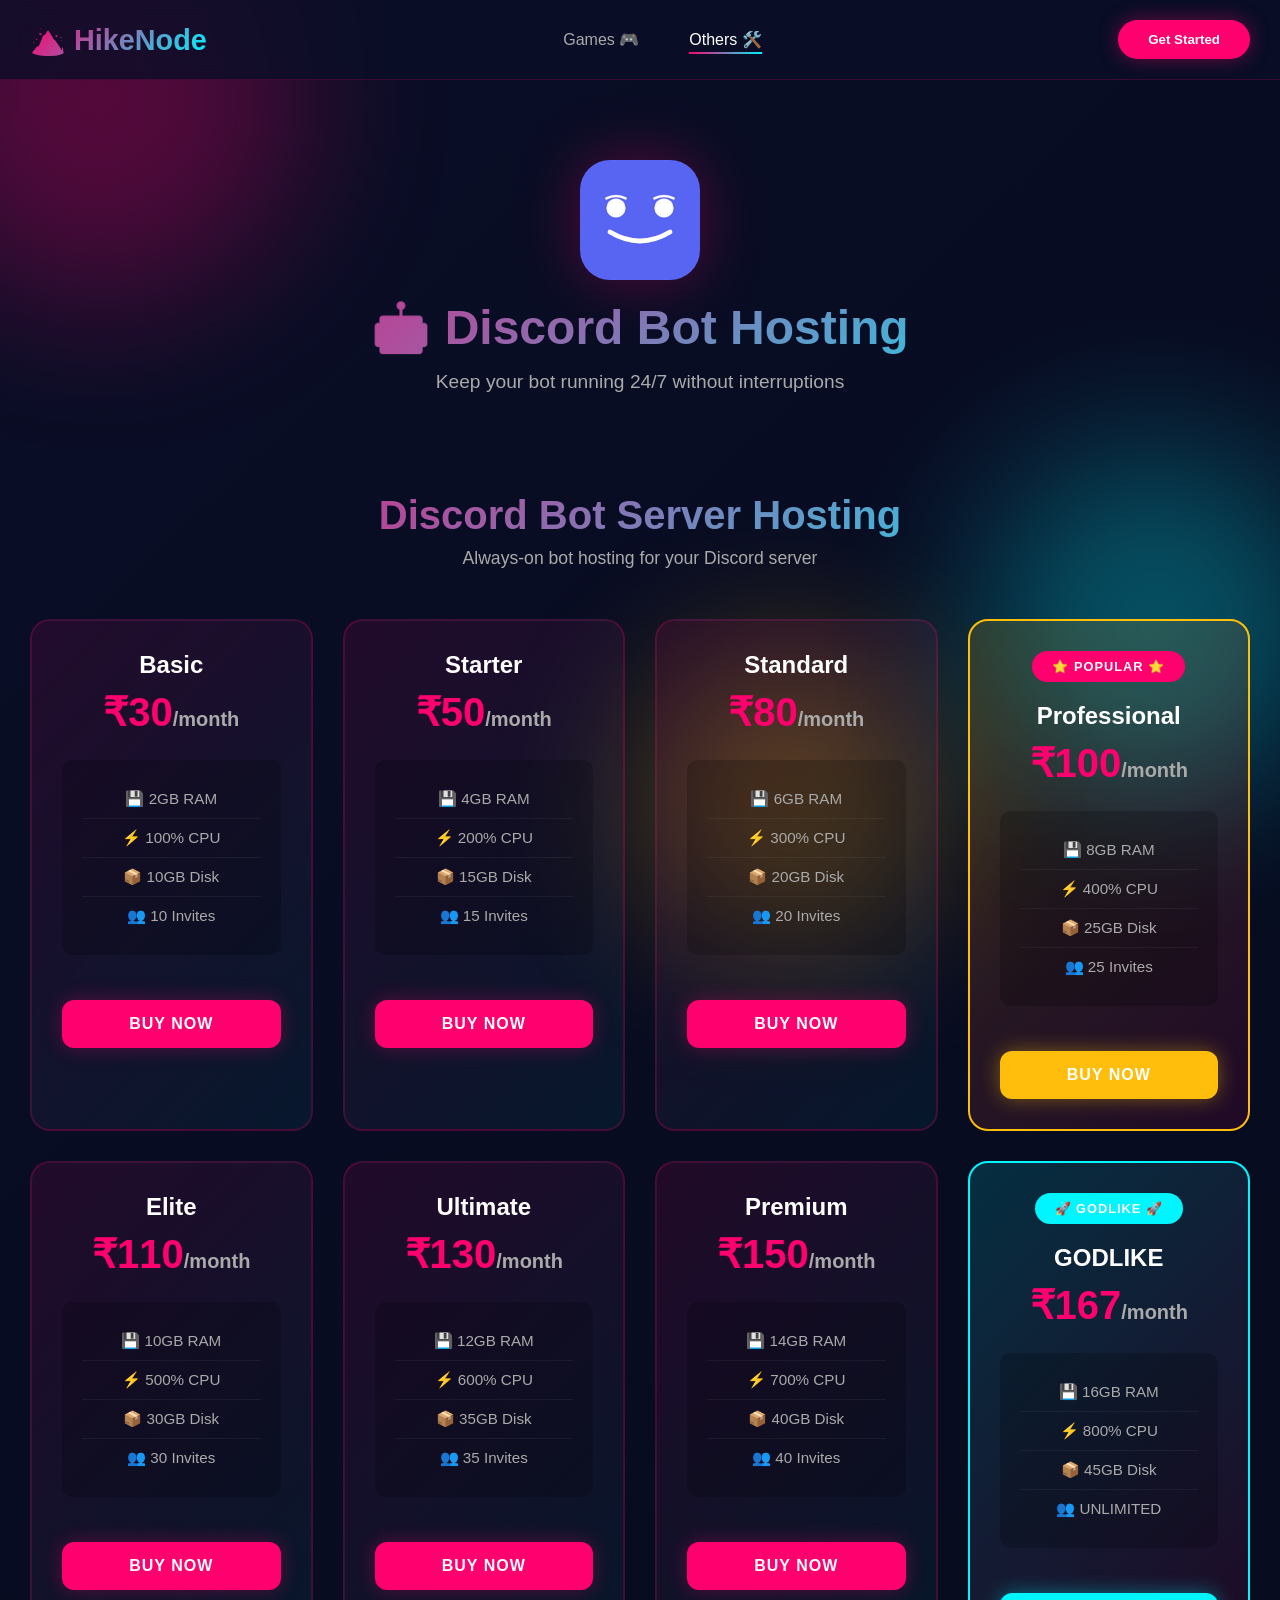
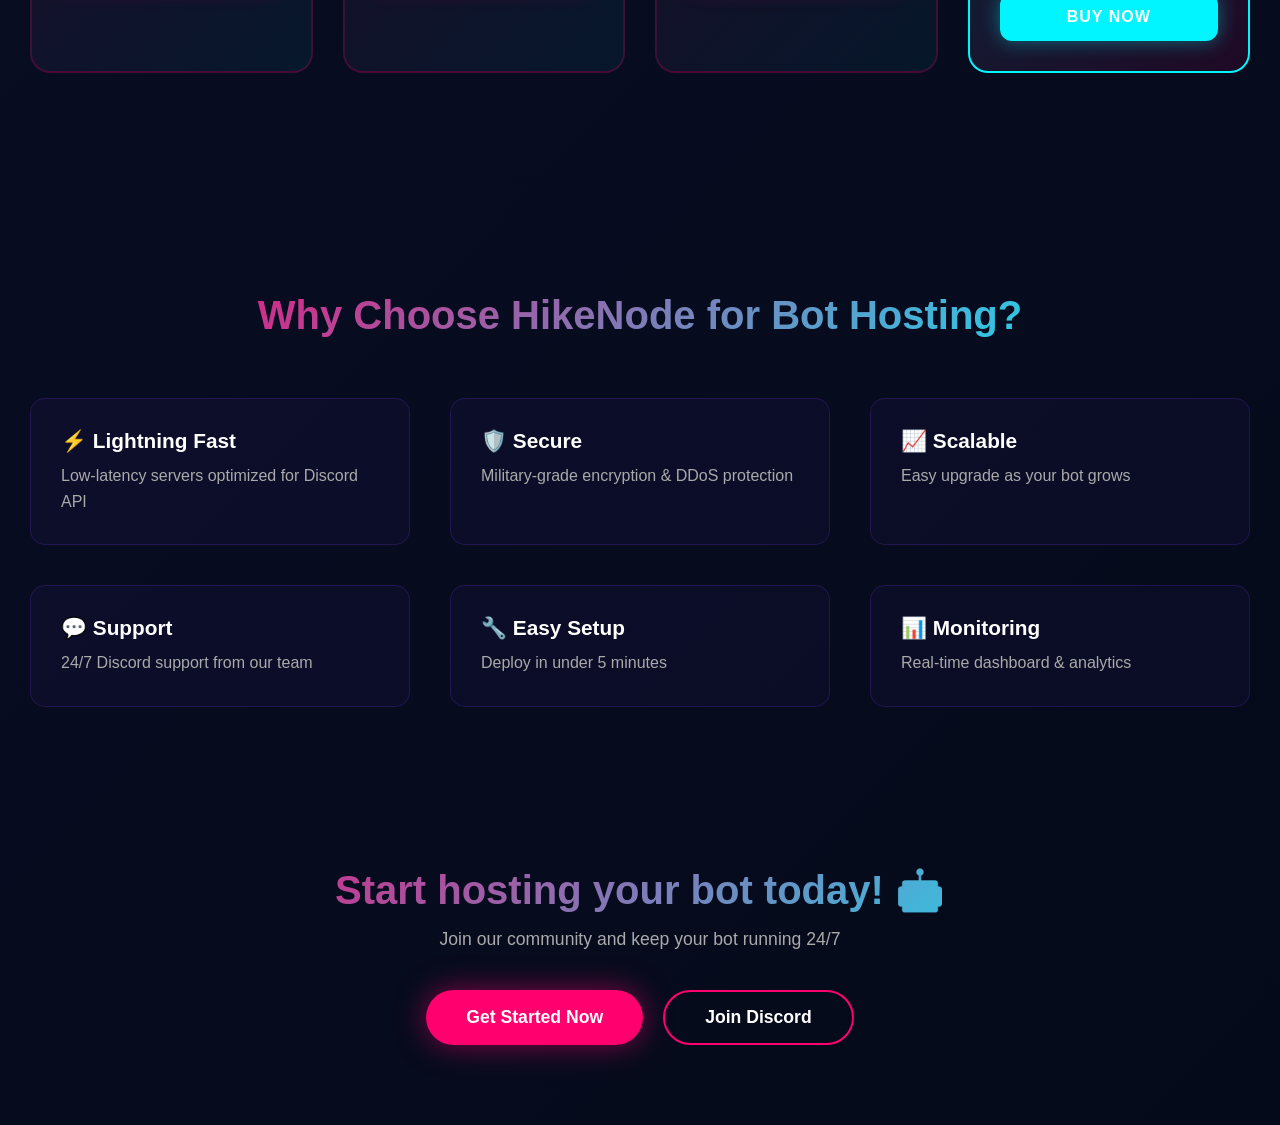
<file: discord-bot.html>
<!DOCTYPE html>
<html lang="en">
<head>
    <meta charset="UTF-8">
    <meta name="viewport" content="width=device-width, initial-scale=1.0">
    <title>Discord Bot Hosting - HikeNode</title>
    <link rel="stylesheet" href="styles.css">
</head>
<body>
    <!-- Animated Background -->
    <div class="animated-bg">
        <div class="blob blob-1"></div>
        <div class="blob blob-2"></div>
        <div class="blob blob-3"></div>
    </div>

    <!-- Navigation Bar -->
    <nav class="navbar">
        <div class="nav-container">
            <div class="logo">
                <a href="index.html" class="logo-link">🏔️ HikeNode</a>
            </div>
            
            <div class="nav-menu">
                <a href="games.html" class="nav-link">Games 🎮</a>
                <a href="discord-bot.html" class="nav-link active">Others 🛠️</a>
            </div>

            <button class="get-started-btn">Get Started</button>
        </div>
    </nav>

    <!-- Page Header -->
    <section class="page-header">
        <div class="header-animate">
            <div class="game-logo-header discord-header">
                <svg width="120" height="120" viewBox="0 0 100 100" xmlns="http://www.w3.org/2000/svg">
                    <rect width="100" height="100" rx="25" fill="#5865f2"/>
                    <path d="M 25 30 Q 20 40 20 55 Q 20 70 25 75" fill="#5865f2"/>
                    <circle cx="30" cy="40" r="8" fill="white"/>
                    <circle cx="70" cy="40" r="8" fill="white"/>
                    <path d="M 25 60 Q 50 75 75 60" stroke="white" stroke-width="4" fill="none" stroke-linecap="round"/>
                    <path d="M 22 32 Q 30 28 38 32" stroke="white" stroke-width="2" fill="none" stroke-linecap="round"/>
                    <path d="M 62 32 Q 70 28 78 32" stroke="white" stroke-width="2" fill="none" stroke-linecap="round"/>
                </svg>
            </div>
            <h1 class="header-title">🤖 Discord Bot Hosting</h1>
            <p>Keep your bot running 24/7 without interruptions</p>
        </div>
    </section>

    <!-- Discord Bot Section -->
    <section class="game-section">
        <div class="game-title animate-in">
            <h2>Discord Bot Server Hosting</h2>
            <p>Always-on bot hosting for your Discord server</p>
        </div>

        <div class="plans-grid">
            <div class="plan-card" style="animation-delay: 0.1s">
                <div class="plan-header">
                    <h3>Basic</h3>
                    <div class="price">₹30<span>/month</span></div>
                </div>
                <div class="plan-specs">
                    <div class="spec">💾 2GB RAM</div>
                    <div class="spec">⚡ 100% CPU</div>
                    <div class="spec">📦 10GB Disk</div>
                    <div class="spec">👥 10 Invites</div>
                </div>
                <button class="plan-btn">Buy Now</button>
            </div>

            <div class="plan-card" style="animation-delay: 0.2s">
                <div class="plan-header">
                    <h3>Starter</h3>
                    <div class="price">₹50<span>/month</span></div>
                </div>
                <div class="plan-specs">
                    <div class="spec">💾 4GB RAM</div>
                    <div class="spec">⚡ 200% CPU</div>
                    <div class="spec">📦 15GB Disk</div>
                    <div class="spec">👥 15 Invites</div>
                </div>
                <button class="plan-btn">Buy Now</button>
            </div>

            <div class="plan-card" style="animation-delay: 0.3s">
                <div class="plan-header">
                    <h3>Standard</h3>
                    <div class="price">₹80<span>/month</span></div>
                </div>
                <div class="plan-specs">
                    <div class="spec">💾 6GB RAM</div>
                    <div class="spec">⚡ 300% CPU</div>
                    <div class="spec">📦 20GB Disk</div>
                    <div class="spec">👥 20 Invites</div>
                </div>
                <button class="plan-btn">Buy Now</button>
            </div>

            <div class="plan-card popular" style="animation-delay: 0.4s">
                <div class="plan-badge">⭐ POPULAR ⭐</div>
                <div class="plan-header">
                    <h3>Professional</h3>
                    <div class="price">₹100<span>/month</span></div>
                </div>
                <div class="plan-specs">
                    <div class="spec">💾 8GB RAM</div>
                    <div class="spec">⚡ 400% CPU</div>
                    <div class="spec">📦 25GB Disk</div>
                    <div class="spec">👥 25 Invites</div>
                </div>
                <button class="plan-btn popular-btn">Buy Now</button>
            </div>

            <div class="plan-card" style="animation-delay: 0.5s">
                <div class="plan-header">
                    <h3>Elite</h3>
                    <div class="price">₹110<span>/month</span></div>
                </div>
                <div class="plan-specs">
                    <div class="spec">💾 10GB RAM</div>
                    <div class="spec">⚡ 500% CPU</div>
                    <div class="spec">📦 30GB Disk</div>
                    <div class="spec">👥 30 Invites</div>
                </div>
                <button class="plan-btn">Buy Now</button>
            </div>

            <div class="plan-card" style="animation-delay: 0.6s">
                <div class="plan-header">
                    <h3>Ultimate</h3>
                    <div class="price">₹130<span>/month</span></div>
                </div>
                <div class="plan-specs">
                    <div class="spec">💾 12GB RAM</div>
                    <div class="spec">⚡ 600% CPU</div>
                    <div class="spec">📦 35GB Disk</div>
                    <div class="spec">👥 35 Invites</div>
                </div>
                <button class="plan-btn">Buy Now</button>
            </div>

            <div class="plan-card" style="animation-delay: 0.7s">
                <div class="plan-header">
                    <h3>Premium</h3>
                    <div class="price">₹150<span>/month</span></div>
                </div>
                <div class="plan-specs">
                    <div class="spec">💾 14GB RAM</div>
                    <div class="spec">⚡ 700% CPU</div>
                    <div class="spec">📦 40GB Disk</div>
                    <div class="spec">👥 40 Invites</div>
                </div>
                <button class="plan-btn">Buy Now</button>
            </div>

            <div class="plan-card godlike" style="animation-delay: 0.8s">
                <div class="plan-badge godlike-badge">🚀 GODLIKE 🚀</div>
                <div class="plan-header">
                    <h3>GODLIKE</h3>
                    <div class="price">₹167<span>/month</span></div>
                </div>
                <div class="plan-specs">
                    <div class="spec">💾 16GB RAM</div>
                    <div class="spec">⚡ 800% CPU</div>
                    <div class="spec">📦 45GB Disk</div>
                    <div class="spec">👥 UNLIMITED</div>
                </div>
                <button class="plan-btn godlike-btn">Buy Now</button>
            </div>
        </div>
    </section>

    <!-- Features Section -->
    <section class="features-section">
        <h2>Why Choose HikeNode for Bot Hosting?</h2>
        <div class="features-list">
            <div class="feature-item">
                <h3>⚡ Lightning Fast</h3>
                <p>Low-latency servers optimized for Discord API</p>
            </div>
            <div class="feature-item">
                <h3>🛡️ Secure</h3>
                <p>Military-grade encryption & DDoS protection</p>
            </div>
            <div class="feature-item">
                <h3>📈 Scalable</h3>
                <p>Easy upgrade as your bot grows</p>
            </div>
            <div class="feature-item">
                <h3>💬 Support</h3>
                <p>24/7 Discord support from our team</p>
            </div>
            <div class="feature-item">
                <h3>🔧 Easy Setup</h3>
                <p>Deploy in under 5 minutes</p>
            </div>
            <div class="feature-item">
                <h3>📊 Monitoring</h3>
                <p>Real-time dashboard & analytics</p>
            </div>
        </div>
    </section>

    <!-- CTA Section -->
    <section class="cta-section">
        <h2>Start hosting your bot today! 🤖</h2>
        <p>Join our community and keep your bot running 24/7</p>
        <div class="cta-buttons">
            <button class="cta-btn primary">Get Started Now</button>
            <button class="cta-btn secondary">Join Discord</button>
        </div>
    </section>

    <script>
        document.querySelectorAll('.plan-btn').forEach(btn => {
            btn.addEventListener('click', function() {
                alert('🤖 Bot Hosting Plan Selected!\n\nJoin Discord to complete your order:\nhttps://discord.gg/Bz7ymT8NDE');
            });
        });

        document.querySelectorAll('.cta-btn').forEach(btn => {
            btn.addEventListener('click', function() {
                if(this.classList.contains('primary')) {
                    alert('🚀 Redirecting to checkout...');
                } else {
                    window.open('https://discord.gg/Bz7ymT8NDE', '_blank');
                }
            });
        });

        // Parallax effect
        document.addEventListener('mousemove', (e) => {
            const blobs = document.querySelectorAll('.blob');
            const x = e.clientX / window.innerWidth;
            const y = e.clientY / window.innerHeight;

            blobs.forEach((blob, index) => {
                const move = (index + 1) * 20;
                blob.style.transform = `translate(${x * move}px, ${y * move}px)`;
            });
        });
    </script>
</body>
</html>
</file>
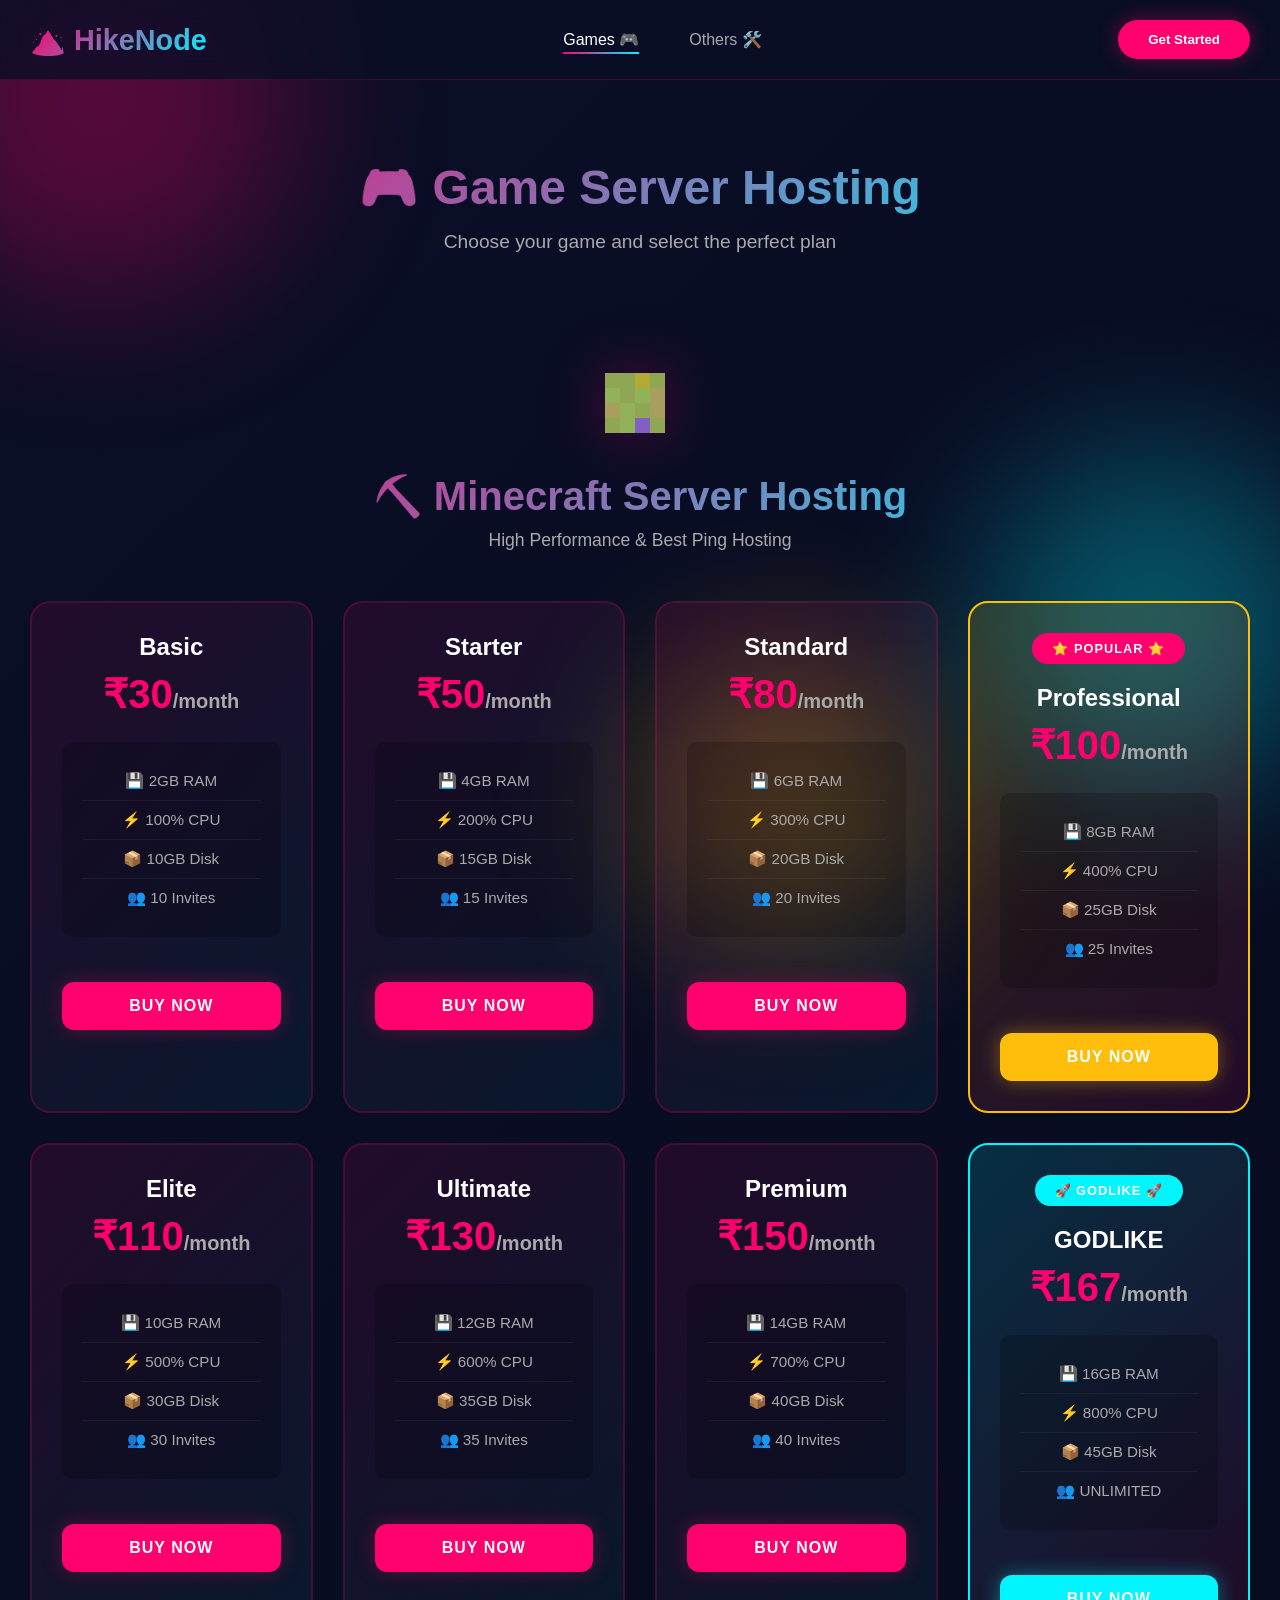
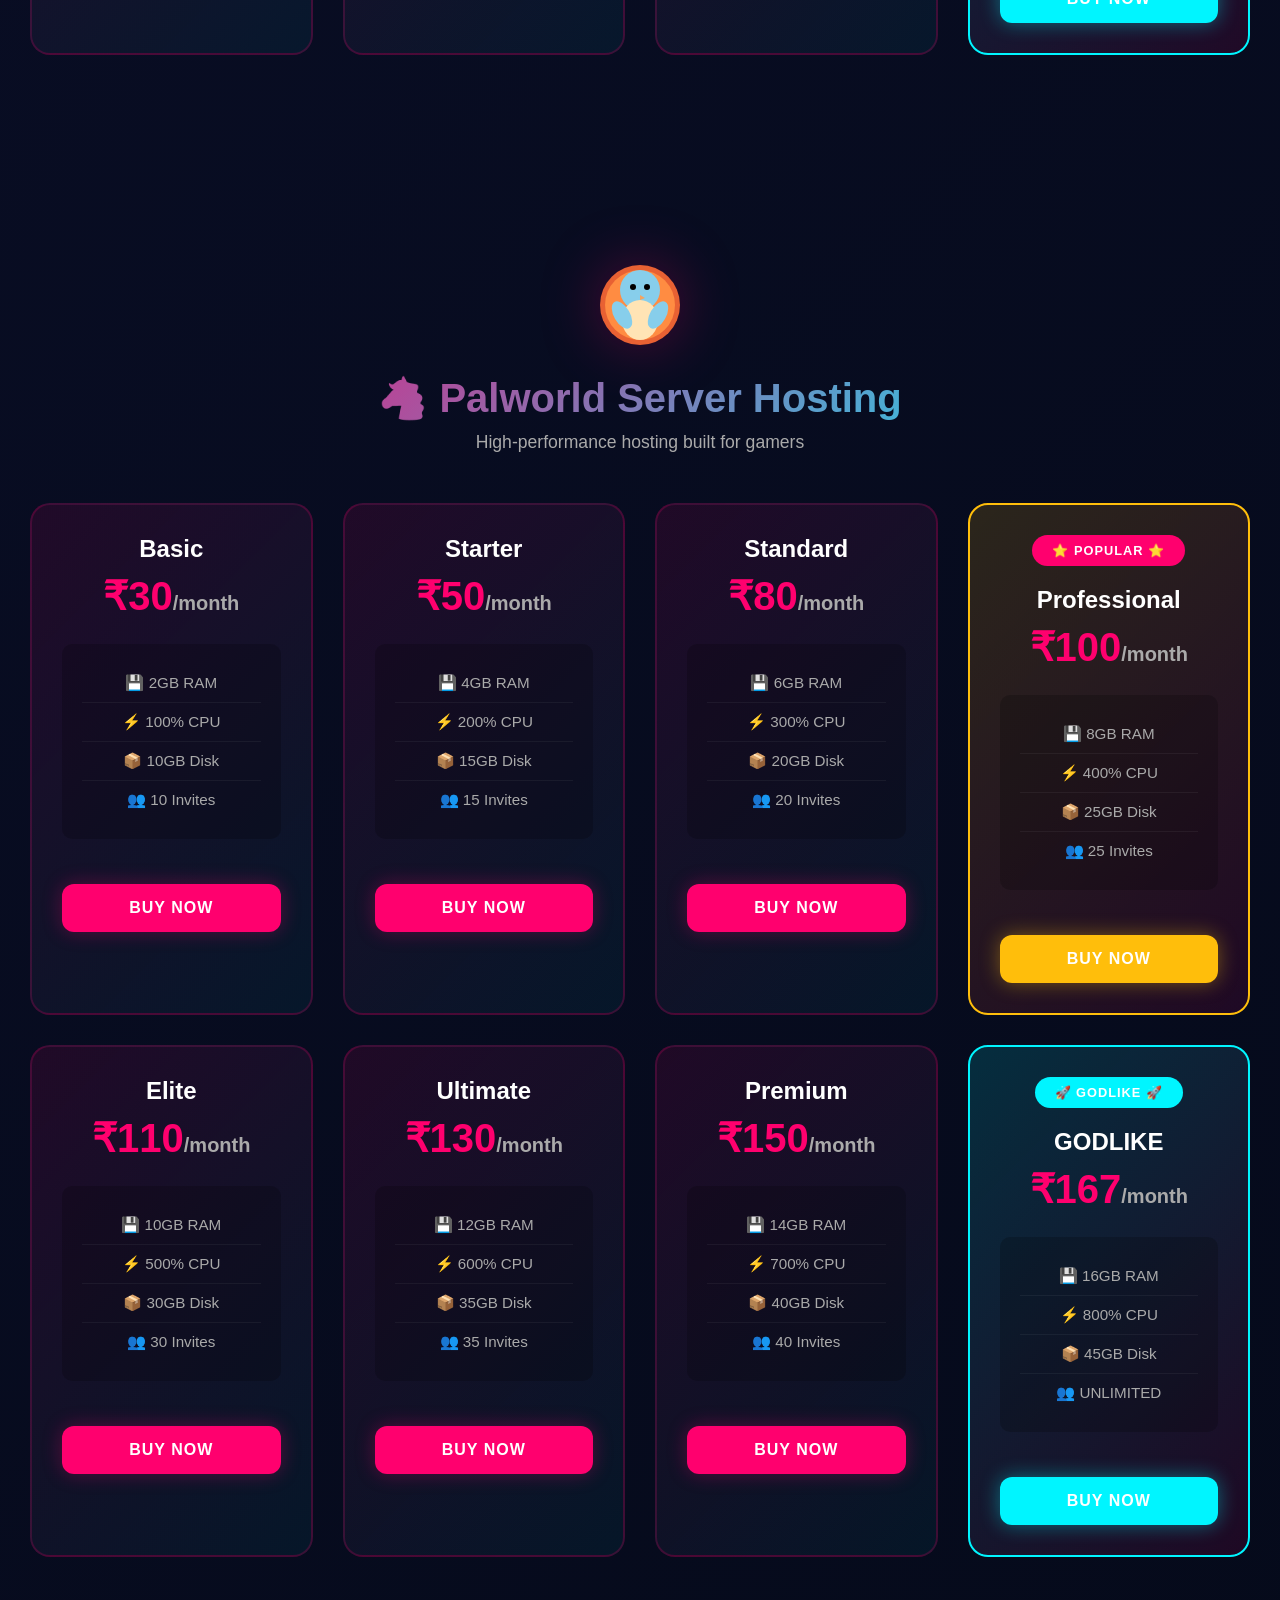
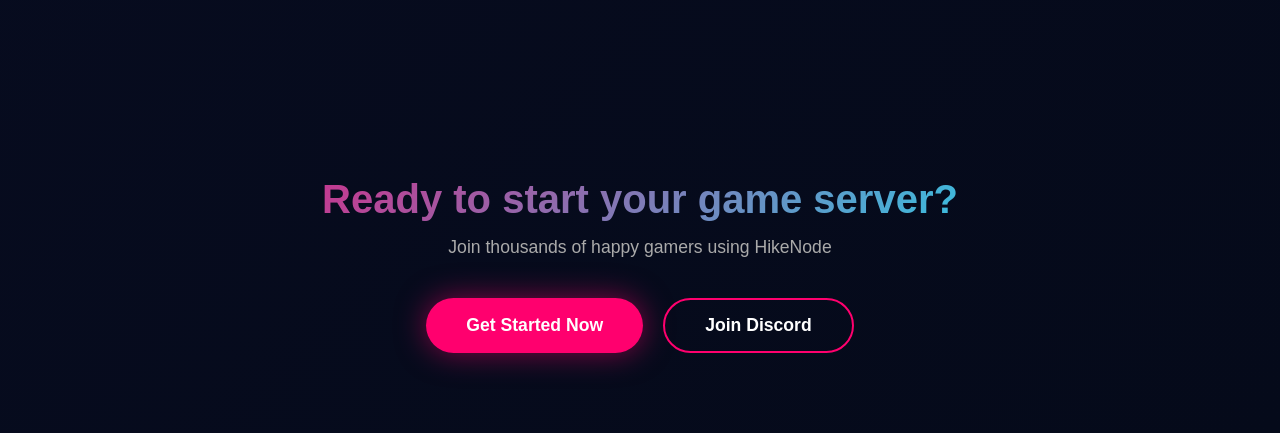
<file: games.html>
<!DOCTYPE html>
<html lang="en">
<head>
    <meta charset="UTF-8">
    <meta name="viewport" content="width=device-width, initial-scale=1.0">
    <title>Game Hosting - HikeNode</title>
    <link rel="stylesheet" href="styles.css">
</head>
<body>
    <!-- Animated Background -->
    <div class="animated-bg">
        <div class="blob blob-1"></div>
        <div class="blob blob-2"></div>
        <div class="blob blob-3"></div>
    </div>

    <!-- Navigation Bar -->
    <nav class="navbar">
        <div class="nav-container">
            <div class="logo">
                <a href="index.html" class="logo-link">🏔️ HikeNode</a>
            </div>
            
            <div class="nav-menu">
                <a href="games.html" class="nav-link active">Games 🎮</a>
                <a href="discord-bot.html" class="nav-link">Others 🛠️</a>
            </div>

            <button class="get-started-btn">Get Started</button>
        </div>
    </nav>

    <!-- Page Header -->
    <section class="page-header">
        <div class="header-animate">
            <h1 class="header-title">🎮 Game Server Hosting</h1>
            <p>Choose your game and select the perfect plan</p>
        </div>
    </section>

    <!-- Minecraft Section -->
    <section class="game-section">
        <div class="game-title animate-in">
            <div class="game-logo-header minecraft-header">
                <svg width="100" height="100" viewBox="0 0 100 100" xmlns="http://www.w3.org/2000/svg">
                    <rect x="15" y="20" width="15" height="15" fill="#8fa755"/>
                    <rect x="30" y="20" width="15" height="15" fill="#8fa755"/>
                    <rect x="45" y="20" width="15" height="15" fill="#b3a937"/>
                    <rect x="60" y="20" width="15" height="15" fill="#8fa755"/>
                    <rect x="15" y="35" width="15" height="15" fill="#91b259"/>
                    <rect x="30" y="35" width="15" height="15" fill="#8fa755"/>
                    <rect x="45" y="35" width="15" height="15" fill="#91b259"/>
                    <rect x="60" y="35" width="15" height="15" fill="#a89f5f"/>
                    <rect x="15" y="50" width="15" height="15" fill="#a89f5f"/>
                    <rect x="30" y="50" width="15" height="15" fill="#91b259"/>
                    <rect x="45" y="50" width="15" height="15" fill="#8fa755"/>
                    <rect x="60" y="50" width="15" height="15" fill="#a89f5f"/>
                    <rect x="15" y="65" width="15" height="15" fill="#8fa755"/>
                    <rect x="30" y="65" width="15" height="15" fill="#91b259"/>
                    <rect x="45" y="65" width="15" height="15" fill="#845ec2"/>
                    <rect x="60" y="65" width="15" height="15" fill="#8fa755"/>
                </svg>
            </div>
            <h2>⛏️ Minecraft Server Hosting</h2>
            <p>High Performance & Best Ping Hosting</p>
        </div>

        <div class="plans-grid">
            <div class="plan-card" style="animation-delay: 0.1s">
                <div class="plan-header">
                    <h3>Basic</h3>
                    <div class="price">₹30<span>/month</span></div>
                </div>
                <div class="plan-specs">
                    <div class="spec">💾 2GB RAM</div>
                    <div class="spec">⚡ 100% CPU</div>
                    <div class="spec">📦 10GB Disk</div>
                    <div class="spec">👥 10 Invites</div>
                </div>
                <button class="plan-btn">Buy Now</button>
            </div>

            <div class="plan-card" style="animation-delay: 0.2s">
                <div class="plan-header">
                    <h3>Starter</h3>
                    <div class="price">₹50<span>/month</span></div>
                </div>
                <div class="plan-specs">
                    <div class="spec">💾 4GB RAM</div>
                    <div class="spec">⚡ 200% CPU</div>
                    <div class="spec">📦 15GB Disk</div>
                    <div class="spec">👥 15 Invites</div>
                </div>
                <button class="plan-btn">Buy Now</button>
            </div>

            <div class="plan-card" style="animation-delay: 0.3s">
                <div class="plan-header">
                    <h3>Standard</h3>
                    <div class="price">₹80<span>/month</span></div>
                </div>
                <div class="plan-specs">
                    <div class="spec">💾 6GB RAM</div>
                    <div class="spec">⚡ 300% CPU</div>
                    <div class="spec">📦 20GB Disk</div>
                    <div class="spec">👥 20 Invites</div>
                </div>
                <button class="plan-btn">Buy Now</button>
            </div>

            <div class="plan-card popular" style="animation-delay: 0.4s">
                <div class="plan-badge">⭐ POPULAR ⭐</div>
                <div class="plan-header">
                    <h3>Professional</h3>
                    <div class="price">₹100<span>/month</span></div>
                </div>
                <div class="plan-specs">
                    <div class="spec">💾 8GB RAM</div>
                    <div class="spec">⚡ 400% CPU</div>
                    <div class="spec">📦 25GB Disk</div>
                    <div class="spec">👥 25 Invites</div>
                </div>
                <button class="plan-btn popular-btn">Buy Now</button>
            </div>

            <div class="plan-card" style="animation-delay: 0.5s">
                <div class="plan-header">
                    <h3>Elite</h3>
                    <div class="price">₹110<span>/month</span></div>
                </div>
                <div class="plan-specs">
                    <div class="spec">💾 10GB RAM</div>
                    <div class="spec">⚡ 500% CPU</div>
                    <div class="spec">📦 30GB Disk</div>
                    <div class="spec">👥 30 Invites</div>
                </div>
                <button class="plan-btn">Buy Now</button>
            </div>

            <div class="plan-card" style="animation-delay: 0.6s">
                <div class="plan-header">
                    <h3>Ultimate</h3>
                    <div class="price">₹130<span>/month</span></div>
                </div>
                <div class="plan-specs">
                    <div class="spec">💾 12GB RAM</div>
                    <div class="spec">⚡ 600% CPU</div>
                    <div class="spec">📦 35GB Disk</div>
                    <div class="spec">👥 35 Invites</div>
                </div>
                <button class="plan-btn">Buy Now</button>
            </div>

            <div class="plan-card" style="animation-delay: 0.7s">
                <div class="plan-header">
                    <h3>Premium</h3>
                    <div class="price">₹150<span>/month</span></div>
                </div>
                <div class="plan-specs">
                    <div class="spec">💾 14GB RAM</div>
                    <div class="spec">⚡ 700% CPU</div>
                    <div class="spec">📦 40GB Disk</div>
                    <div class="spec">👥 40 Invites</div>
                </div>
                <button class="plan-btn">Buy Now</button>
            </div>

            <div class="plan-card godlike" style="animation-delay: 0.8s">
                <div class="plan-badge godlike-badge">🚀 GODLIKE 🚀</div>
                <div class="plan-header">
                    <h3>GODLIKE</h3>
                    <div class="price">₹167<span>/month</span></div>
                </div>
                <div class="plan-specs">
                    <div class="spec">💾 16GB RAM</div>
                    <div class="spec">⚡ 800% CPU</div>
                    <div class="spec">📦 45GB Disk</div>
                    <div class="spec">👥 UNLIMITED</div>
                </div>
                <button class="plan-btn godlike-btn">Buy Now</button>
            </div>
        </div>
    </section>

    <!-- Palworld Section -->
    <section class="game-section">
        <div class="game-title animate-in">
            <div class="game-logo-header palworld-header">
                <svg width="100" height="100" viewBox="0 0 100 100" xmlns="http://www.w3.org/2000/svg">
                    <circle cx="50" cy="50" r="40" fill="#ff6b35" opacity="0.9"/>
                    <circle cx="50" cy="50" r="35" fill="#ff8c42"/>
                    <circle cx="50" cy="35" r="20" fill="#87ceeb"/>
                    <circle cx="43" cy="32" r="3" fill="#000"/>
                    <circle cx="57" cy="32" r="3" fill="#000"/>
                    <path d="M 50 40 L 55 43 L 50 45 Z" fill="#f4a460"/>
                    <ellipse cx="50" cy="65" rx="18" ry="20" fill="#ffe4b5"/>
                    <ellipse cx="32" cy="60" rx="8" ry="15" fill="#87ceeb" transform="rotate(-30 32 60)"/>
                    <ellipse cx="68" cy="60" rx="8" ry="15" fill="#87ceeb" transform="rotate(30 68 60)"/>
                </svg>
            </div>
            <h2>🐴 Palworld Server Hosting</h2>
            <p>High-performance hosting built for gamers</p>
        </div>

        <div class="plans-grid">
            <div class="plan-card" style="animation-delay: 0.1s">
                <div class="plan-header">
                    <h3>Basic</h3>
                    <div class="price">₹30<span>/month</span></div>
                </div>
                <div class="plan-specs">
                    <div class="spec">💾 2GB RAM</div>
                    <div class="spec">⚡ 100% CPU</div>
                    <div class="spec">📦 10GB Disk</div>
                    <div class="spec">👥 10 Invites</div>
                </div>
                <button class="plan-btn">Buy Now</button>
            </div>

            <div class="plan-card" style="animation-delay: 0.2s">
                <div class="plan-header">
                    <h3>Starter</h3>
                    <div class="price">₹50<span>/month</span></div>
                </div>
                <div class="plan-specs">
                    <div class="spec">💾 4GB RAM</div>
                    <div class="spec">⚡ 200% CPU</div>
                    <div class="spec">📦 15GB Disk</div>
                    <div class="spec">👥 15 Invites</div>
                </div>
                <button class="plan-btn">Buy Now</button>
            </div>

            <div class="plan-card" style="animation-delay: 0.3s">
                <div class="plan-header">
                    <h3>Standard</h3>
                    <div class="price">₹80<span>/month</span></div>
                </div>
                <div class="plan-specs">
                    <div class="spec">💾 6GB RAM</div>
                    <div class="spec">⚡ 300% CPU</div>
                    <div class="spec">📦 20GB Disk</div>
                    <div class="spec">👥 20 Invites</div>
                </div>
                <button class="plan-btn">Buy Now</button>
            </div>

            <div class="plan-card popular" style="animation-delay: 0.4s">
                <div class="plan-badge">⭐ POPULAR ⭐</div>
                <div class="plan-header">
                    <h3>Professional</h3>
                    <div class="price">₹100<span>/month</span></div>
                </div>
                <div class="plan-specs">
                    <div class="spec">💾 8GB RAM</div>
                    <div class="spec">⚡ 400% CPU</div>
                    <div class="spec">📦 25GB Disk</div>
                    <div class="spec">👥 25 Invites</div>
                </div>
                <button class="plan-btn popular-btn">Buy Now</button>
            </div>

            <div class="plan-card" style="animation-delay: 0.5s">
                <div class="plan-header">
                    <h3>Elite</h3>
                    <div class="price">₹110<span>/month</span></div>
                </div>
                <div class="plan-specs">
                    <div class="spec">💾 10GB RAM</div>
                    <div class="spec">⚡ 500% CPU</div>
                    <div class="spec">📦 30GB Disk</div>
                    <div class="spec">👥 30 Invites</div>
                </div>
                <button class="plan-btn">Buy Now</button>
            </div>

            <div class="plan-card" style="animation-delay: 0.6s">
                <div class="plan-header">
                    <h3>Ultimate</h3>
                    <div class="price">₹130<span>/month</span></div>
                </div>
                <div class="plan-specs">
                    <div class="spec">💾 12GB RAM</div>
                    <div class="spec">⚡ 600% CPU</div>
                    <div class="spec">📦 35GB Disk</div>
                    <div class="spec">👥 35 Invites</div>
                </div>
                <button class="plan-btn">Buy Now</button>
            </div>

            <div class="plan-card" style="animation-delay: 0.7s">
                <div class="plan-header">
                    <h3>Premium</h3>
                    <div class="price">₹150<span>/month</span></div>
                </div>
                <div class="plan-specs">
                    <div class="spec">💾 14GB RAM</div>
                    <div class="spec">⚡ 700% CPU</div>
                    <div class="spec">📦 40GB Disk</div>
                    <div class="spec">👥 40 Invites</div>
                </div>
                <button class="plan-btn">Buy Now</button>
            </div>

            <div class="plan-card godlike" style="animation-delay: 0.8s">
                <div class="plan-badge godlike-badge">🚀 GODLIKE 🚀</div>
                <div class="plan-header">
                    <h3>GODLIKE</h3>
                    <div class="price">₹167<span>/month</span></div>
                </div>
                <div class="plan-specs">
                    <div class="spec">💾 16GB RAM</div>
                    <div class="spec">⚡ 800% CPU</div>
                    <div class="spec">📦 45GB Disk</div>
                    <div class="spec">👥 UNLIMITED</div>
                </div>
                <button class="plan-btn godlike-btn">Buy Now</button>
            </div>
        </div>
    </section>

    <!-- CTA Section -->
    <section class="cta-section">
        <h2>Ready to start your game server?</h2>
        <p>Join thousands of happy gamers using HikeNode</p>
        <div class="cta-buttons">
            <button class="cta-btn primary">Get Started Now</button>
            <button class="cta-btn secondary">Join Discord</button>
        </div>
    </section>

    <script>
        document.querySelectorAll('.plan-btn').forEach(btn => {
            btn.addEventListener('click', function() {
                alert('🎮 Plan Selected!\n\nJoin Discord to complete purchase:\nhttps://discord.gg/Bz7ymT8NDE');
            });
        });

        document.querySelectorAll('.cta-btn').forEach(btn => {
            btn.addEventListener('click', function() {
                if(this.classList.contains('primary')) {
                    alert('🚀 Redirecting to checkout...');
                } else {
                    window.open('https://discord.gg/Bz7ymT8NDE', '_blank');
                }
            });
        });

        // Parallax effect
        document.addEventListener('mousemove', (e) => {
            const blobs = document.querySelectorAll('.blob');
            const x = e.clientX / window.innerWidth;
            const y = e.clientY / window.innerHeight;

            blobs.forEach((blob, index) => {
                const move = (index + 1) * 20;
                blob.style.transform = `translate(${x * move}px, ${y * move}px)`;
            });
        });
    </script>
</body>
</html>
</file>
<file: styles.css>
* {
    margin: 0;
    padding: 0;
    box-sizing: border-box;
}

:root {
    --primary: #ff006e;
    --secondary: #00f5ff;
    --tertiary: #ffbe0b;
    --dark: #0a0e27;
    --darker: #050a1a;
}

html {
    scroll-behavior: smooth;
}

body {
    background: linear-gradient(135deg, var(--dark) 0%, var(--darker) 100%);
    color: #fff;
    font-family: 'Segoe UI', Tahoma, Geneva, Verdana, sans-serif;
    overflow-x: hidden;
    position: relative;
}

/* ============ ANIMATED BACKGROUND ============ */
.animated-bg {
    position: fixed;
    top: 0;
    left: 0;
    width: 100%;
    height: 100%;
    z-index: 0;
    pointer-events: none;
}

.blob {
    position: absolute;
    filter: blur(80px);
    opacity: 0.3;
    animation: float 20s ease-in-out infinite;
    border-radius: 50%;
}

.blob-1 {
    width: 400px;
    height: 400px;
    background: linear-gradient(135deg, var(--primary), #ff006e);
    top: -100px;
    left: -100px;
    animation-delay: 0s;
}

.blob-2 {
    width: 350px;
    height: 350px;
    background: linear-gradient(135deg, var(--secondary), #00f5ff);
    top: 50%;
    right: -50px;
    animation-delay: 5s;
}

.blob-3 {
    width: 300px;
    height: 300px;
    background: linear-gradient(135deg, var(--tertiary), #ffbe0b);
    bottom: -50px;
    left: 50%;
    animation-delay: 10s;
}

@keyframes float {
    0%, 100% {
        transform: translate(0, 0);
    }
    33% {
        transform: translate(30px, -50px);
    }
    66% {
        transform: translate(-30px, 50px);
    }
}

/* ============ NAVBAR ============ */
.navbar {
    position: sticky;
    top: 0;
    z-index: 100;
    background: rgba(10, 14, 39, 0.8);
    backdrop-filter: blur(20px);
    border-bottom: 1px solid rgba(255, 0, 110, 0.2);
    padding: 20px 0;
    animation: slideDown 0.8s ease-out;
}

@keyframes slideDown {
    from {
        transform: translateY(-100%);
        opacity: 0;
    }
    to {
        transform: translateY(0);
        opacity: 1;
    }
}

.nav-container {
    max-width: 1400px;
    margin: 0 auto;
    padding: 0 30px;
    display: flex;
    justify-content: space-between;
    align-items: center;
}

.logo-text {
    font-size: 1.8em;
    font-weight: 900;
    background: linear-gradient(135deg, var(--primary), var(--secondary));
    -webkit-background-clip: text;
    -webkit-text-fill-color: transparent;
    background-clip: text;
    transition: all 0.3s ease;
}

.logo-link {
    font-size: 1.8em;
    font-weight: 900;
    background: linear-gradient(135deg, var(--primary), var(--secondary));
    -webkit-background-clip: text;
    -webkit-text-fill-color: transparent;
    background-clip: text;
    text-decoration: none;
    transition: all 0.3s ease;
}

.logo-link:hover,
.logo-text:hover {
    filter: drop-shadow(0 0 20px var(--primary));
}

.nav-menu {
    display: flex;
    gap: 50px;
    align-items: center;
}

.nav-link {
    color: #aaa;
    text-decoration: none;
    font-size: 1em;
    transition: all 0.3s ease;
    position: relative;
}

.nav-link::after {
    content: '';
    position: absolute;
    bottom: -5px;
    left: 0;
    width: 0;
    height: 2px;
    background: linear-gradient(135deg, var(--primary), var(--secondary));
    transition: width 0.3s ease;
}

.nav-link:hover,
.nav-link.active {
    color: #fff;
}

.nav-link:hover::after,
.nav-link.active::after {
    width: 100%;
}

.get-started-btn {
    background: linear-gradient(135deg, var(--primary), #ff006e);
    color: white;
    border: none;
    padding: 12px 30px;
    border-radius: 50px;
    font-weight: 600;
    cursor: pointer;
    transition: all 0.3s ease;
    box-shadow: 0 0 20px rgba(255, 0, 110, 0.4);
}

.get-started-btn:hover {
    transform: translateY(-3px);
    box-shadow: 0 0 40px rgba(255, 0, 110, 0.8);
}

/* ============ HERO SECTION ============ */
.hero {
    position: relative;
    z-index: 1;
    display: grid;
    grid-template-columns: 1fr 1fr;
    gap: 60px;
    align-items: center;
    max-width: 1400px;
    margin: 0 auto;
    padding: 80px 30px;
    animation: fadeInUp 1s ease-out;
}

@keyframes fadeInUp {
    from {
        opacity: 0;
        transform: translateY(50px);
    }
    to {
        opacity: 1;
        transform: translateY(0);
    }
}

.hero-content {
    z-index: 2;
}

.rating {
    display: flex;
    align-items: center;
    gap: 10px;
    margin-bottom: 20px;
    animation: slideInLeft 0.8s ease-out;
}

.rating.animated {
    animation: slideInLeft 0.8s ease-out;
}

@keyframes slideInLeft {
    from {
        opacity: 0;
        transform: translateX(-30px);
    }
    to {
        opacity: 1;
        transform: translateX(0);
    }
}

.stars {
    font-size: 1.2em;
}

.review-text {
    color: #aaa;
    font-size: 0.9em;
}

.hero-title {
    font-size: 3.5em;
    font-weight: 900;
    line-height: 1.2;
    margin-bottom: 20px;
    background: linear-gradient(135deg, #ffffff, #94a3b8);
    -webkit-background-clip: text;
    -webkit-text-fill-color: transparent;
    background-clip: text;
    animation: glitch 3s ease-in-out infinite;
}

@keyframes glitch {
    0%, 100% {
        filter: drop-shadow(0 0 0px rgba(255, 0, 110, 0.3));
    }
    50% {
        filter: drop-shadow(0 0 30px rgba(255, 0, 110, 0.8)) drop-shadow(0 0 50px rgba(0, 245, 255, 0.5));
    }
}

.highlight {
    background: linear-gradient(135deg, var(--primary), var(--secondary));
    -webkit-background-clip: text;
    -webkit-text-fill-color: transparent;
    background-clip: text;
}

.hero-description {
    font-size: 1.1em;
    color: #aaa;
    line-height: 1.6;
    margin-bottom: 20px;
    animation: fadeIn 1.2s ease-out 0.3s both;
}

@keyframes fadeIn {
    from {
        opacity: 0;
    }
    to {
        opacity: 1;
    }
}

.deploy-text {
    color: var(--secondary);
    font-weight: 600;
    margin-bottom: 30px;
    animation: pulse 2s ease-in-out infinite;
    text-shadow: 0 0 20px rgba(0, 245, 255, 0.4);
}

@keyframes pulse {
    0%, 100% {
        opacity: 1;
    }
    50% {
        opacity: 0.7;
    }
}

.hero-buttons {
    display: flex;
    gap: 20px;
    animation: fadeInUp 1s ease-out 0.6s both;
}

.btn {
    padding: 15px 40px;
    border-radius: 50px;
    font-size: 1.1em;
    font-weight: 600;
    border: none;
    cursor: pointer;
    transition: all 0.3s ease;
    position: relative;
    overflow: hidden;
}

.btn::before {
    content: '';
    position: absolute;
    top: 0;
    left: -100%;
    width: 100%;
    height: 100%;
    background: rgba(255, 255, 255, 0.2);
    transition: left 0.5s ease;
}

.btn:hover::before {
    left: 100%;
}

.btn-primary {
    background: linear-gradient(135deg, var(--primary), #ff006e);
    color: white;
    box-shadow: 0 0 30px rgba(255, 0, 110, 0.5);
}

.btn-primary:hover {
    transform: translateY(-5px);
    box-shadow: 0 0 50px rgba(255, 0, 110, 0.8);
}

.btn-secondary {
    background: transparent;
    color: var(--secondary);
    border: 2px solid var(--secondary);
    box-shadow: 0 0 20px rgba(0, 245, 255, 0.3);
}

.btn-secondary:hover {
    transform: translateY(-5px);
    box-shadow: 0 0 40px rgba(0, 245, 255, 0.8);
    background: rgba(0, 245, 255, 0.1);
}

/* Hero Right */
.hero-right {
    position: relative;
    height: 500px;
}

.service-card {
    background: rgba(30, 41, 59, 0.8);
    backdrop-filter: blur(10px);
    border: 1px solid rgba(255, 0, 110, 0.2);
    border-radius: 15px;
    padding: 30px;
    animation: slideInRight 0.8s ease-out;
}

@keyframes slideInRight {
    from {
        opacity: 0;
        transform: translateX(50px);
    }
    to {
        opacity: 1;
        transform: translateX(0);
    }
}

.service-header {
    display: flex;
    justify-content: space-between;
    align-items: center;
    margin-bottom: 30px;
    padding-bottom: 20px;
    border-bottom: 1px solid rgba(255, 0, 110, 0.2);
}

.service-title {
    font-size: 1em;
    color: #aaa;
}

.service-number {
    background: linear-gradient(135deg, var(--primary), var(--secondary));
    -webkit-background-clip: text;
    -webkit-text-fill-color: transparent;
    background-clip: text;
    font-weight: 600;
    font-size: 0.95em;
}

.service-item {
    display: grid;
    grid-template-columns: 100px 1fr auto;
    gap: 25px;
    align-items: center;
    padding: 30px;
    background: linear-gradient(135deg, rgba(20, 30, 60, 0.8), rgba(20, 30, 60, 0.9));
    border-radius: 20px;
    margin-bottom: 20px;
    border: 2px solid rgba(124, 58, 237, 0.2);
    transition: all 0.4s cubic-bezier(0.34, 1.56, 0.64, 1);
    animation: slideInFeature 0.6s ease-out;
    animation-fill-mode: both;
    backdrop-filter: blur(10px);
}

.service-item:nth-child(1) { animation-delay: 0.1s; }
.service-item:nth-child(2) { animation-delay: 0.2s; }
.service-item:nth-child(3) { animation-delay: 0.3s; }

@keyframes slideInFeature {
    from {
        opacity: 0;
        transform: translateX(-20px);
    }
    to {
        opacity: 1;
        transform: translateX(0);
    }
}

.service-item:hover {
    background: linear-gradient(135deg, rgba(30, 50, 90, 0.9), rgba(30, 50, 90, 1));
    transform: translateX(10px);
    border-color: rgba(255, 0, 110, 0.4);
    box-shadow: 0 10px 40px rgba(255, 0, 110, 0.2);
}

.minecraft-service:hover {
    border-color: #91b259;
    box-shadow: 0 10px 40px rgba(145, 178, 89, 0.3);
}

.palworld-service:hover {
    border-color: #ff8c42;
    box-shadow: 0 10px 40px rgba(255, 140, 66, 0.3);
}

.discord-service:hover {
    border-color: #5865f2;
    box-shadow: 0 10px 40px rgba(88, 101, 242, 0.3);
}

.minecraft-logo,
.palworld-logo,
.discord-logo {
    width: 100px;
    height: 100px;
    display: flex;
    align-items: center;
    justify-content: center;
    border-radius: 20px;
    box-shadow: 0 8px 20px rgba(0, 0, 0, 0.3);
    transition: all 0.3s ease;
    animation: logoFloat 3s ease-in-out infinite;
}

@keyframes logoFloat {
    0%, 100% {
        transform: translateY(0px);
    }
    50% {
        transform: translateY(-5px);
    }
}

.service-item:hover .minecraft-logo,
.service-item:hover .palworld-logo,
.service-item:hover .discord-logo {
    transform: scale(1.1) translateY(-5px);
    box-shadow: 0 12px 30px rgba(0, 0, 0, 0.4);
}

.wallpaper_minecraft_pc_bundle_1920x1080 {
    background: linear-gradient(135deg, #8fa755, #91b259);
    animation-delay: 0s;
}

.wallpaper_minecraft_pc_bundle_1920x1080 svg {
    width: 80px;
    height: 80px;
    filter: drop-shadow(0 2px 4px rgba(0, 0, 0, 0.3));
}

.wallpaper_minecraft_pc_bundle_1920x1080 img,
.palwprd img,
.discordbot img {
    filter: drop-shadow(0 2px 4px rgba(0, 0, 0, 0.3));
}

.palwprd {
    background: linear-gradient(135deg, #ff6b35, #ff8c42);
    animation-delay: 0.5s;
}

.palwprd svg {
    width: 80px;
    height: 80px;
    filter: drop-shadow(0 2px 4px rgba(0, 0, 0, 0.3));
}

.discordbot {
    background: linear-gradient(135deg, #5865f2, #7289da);
    animation-delay: 1s;
}

.discordbot svg {
    width: 80px;
    height: 80px;
    filter: drop-shadow(0 2px 4px rgba(0, 0, 0, 0.3));
}

.service-info h3 {
    font-size: 1.5em;
    margin-bottom: 8px;
    color: #fff;
    font-weight: 700;
}

.service-info p {
    color: #bbb;
    font-size: 0.95em;
    line-height: 1.5;
}

.service-price {
    text-align: right;
    font-size: 0.9em;
    color: #bbb;
    white-space: nowrap;
}

.service-price strong {
    display: block;
    font-size: 2em;
    color: var(--primary);
    margin: 5px 0;
    font-weight: 800;
    text-shadow: 0 0 20px rgba(255, 0, 110, 0.3);
}

.service-price span {
    font-size: 0.85em;
    color: #999;
}

/* ============ PAGE HEADER ============ */
.page-header {
    position: relative;
    z-index: 1;
    text-align: center;
    padding: 80px 30px 40px;
    max-width: 1400px;
    margin: 0 auto;
}

.header-animate {
    animation: fadeInUp 0.8s ease-out;
}

.game-logo-header {
    display: flex;
    justify-content: center;
    margin-bottom: 20px;
    animation: scaleIn 0.8s cubic-bezier(0.34, 1.56, 0.64, 1);
    position: relative;
}

@keyframes scaleIn {
    from {
        opacity: 0;
        transform: scale(0.5);
    }
    to {
        opacity: 1;
        transform: scale(1);
    }
}

.minecraft-header {
    animation: rotateFloat 4s ease-in-out infinite;
}

.palworld-header {
    animation: rotateFloat 4s ease-in-out infinite;
    animation-delay: 0.5s;
}

.discord-header {
    animation: rotateFloat 4s ease-in-out infinite;
    animation-delay: 1s;
}

@keyframes rotateFloat {
    0%, 100% {
        transform: scale(1) rotateY(0deg);
    }
    50% {
        transform: scale(1.05) rotateY(5deg);
    }
}

.game-logo-header svg {
    filter: drop-shadow(0 0 30px rgba(255, 0, 110, 0.3));
    transition: all 0.3s ease;
}

.game-logo-header:hover svg {
    filter: drop-shadow(0 0 50px rgba(255, 0, 110, 0.6));
    transform: scale(1.1);
}

.header-title {
    font-size: 3em;
    margin-bottom: 15px;
    background: linear-gradient(135deg, var(--primary), var(--secondary));
    -webkit-background-clip: text;
    -webkit-text-fill-color: transparent;
    background-clip: text;
    animation: glitch 3s ease-in-out infinite;
}

.page-header p {
    font-size: 1.2em;
    color: #aaa;
}

/* ============ FEATURES SECTION ============ */
.features {
    position: relative;
    z-index: 1;
    max-width: 1400px;
    margin: 0 auto;
    padding: 80px 30px;
    text-align: center;
}

.section-title {
    font-size: 2.5em;
    margin-bottom: 60px;
    background: linear-gradient(135deg, var(--primary), var(--secondary));
    -webkit-background-clip: text;
    -webkit-text-fill-color: transparent;
    background-clip: text;
    animation: fadeInUp 0.8s ease-out;
}

.features-grid {
    display: grid;
    grid-template-columns: repeat(auto-fit, minmax(250px, 1fr));
    gap: 30px;
}

.feature-card {
    background: rgba(30, 41, 59, 0.8);
    border: 1px solid rgba(255, 0, 110, 0.2);
    padding: 40px 30px;
    border-radius: 15px;
    transition: all 0.3s ease;
    animation: fadeInUp 0.8s ease-out;
    animation-fill-mode: both;
}

.feature-card:nth-child(1) { animation-delay: 0.1s; }
.feature-card:nth-child(2) { animation-delay: 0.2s; }
.feature-card:nth-child(3) { animation-delay: 0.3s; }
.feature-card:nth-child(4) { animation-delay: 0.4s; }

.feature-card:hover {
    background: rgba(124, 58, 237, 0.1);
    border-color: var(--primary);
    transform: translateY(-10px);
    box-shadow: 0 10px 30px rgba(124, 58, 237, 0.2);
}

.feature-img {
    font-size: 3em;
    margin-bottom: 20px;
    animation: bounce 2s ease-in-out infinite;
}

@keyframes bounce {
    0%, 100% {
        transform: translateY(0);
    }
    50% {
        transform: translateY(-10px);
    }
}

.feature-card h3 {
    font-size: 1.3em;
    margin-bottom: 10px;
    color: #fff;
}

.feature-card p {
    color: #aaa;
    line-height: 1.6;
}

/* ============ GAME SECTION ============ */
.game-section {
    position: relative;
    z-index: 1;
    max-width: 1400px;
    margin: 0 auto;
    padding: 60px 30px;
}

.game-title {
    text-align: center;
    margin-bottom: 50px;
}

.game-title.animate-in {
    animation: fadeInUp 0.8s ease-out;
}

.game-title h2 {
    font-size: 2.5em;
    margin-bottom: 10px;
    background: linear-gradient(135deg, var(--primary), var(--secondary));
    -webkit-background-clip: text;
    -webkit-text-fill-color: transparent;
    background-clip: text;
}

.game-title p {
    color: #aaa;
    font-size: 1.1em;
}

/* ============ PLANS GRID ============ */
.plans-grid {
    display: grid;
    grid-template-columns: repeat(auto-fit, minmax(250px, 1fr));
    gap: 30px;
    margin-bottom: 80px;
}

.plan-card {
    position: relative;
    background: linear-gradient(135deg, rgba(255, 0, 110, 0.1), rgba(0, 245, 255, 0.05));
    border: 2px solid rgba(255, 0, 110, 0.2);
    border-radius: 20px;
    padding: 30px;
    text-align: center;
    cursor: pointer;
    transition: all 0.4s cubic-bezier(0.34, 1.56, 0.64, 1);
    overflow: hidden;
    animation: cardSlide 0.8s ease-out;
    animation-fill-mode: both;
}

@keyframes cardSlide {
    from {
        opacity: 0;
        transform: translateY(50px);
    }
    to {
        opacity: 1;
        transform: translateY(0);
    }
}

.plan-card::before {
    content: '';
    position: absolute;
    top: 0;
    left: -100%;
    width: 100%;
    height: 100%;
    background: linear-gradient(90deg, transparent, rgba(255, 255, 255, 0.1), transparent);
    animation: shine 3s infinite;
}

@keyframes shine {
    0% { left: -100%; }
    50% { left: 100%; }
    100% { left: 100%; }
}

.plan-card:hover {
    transform: translateY(-20px);
    border-color: var(--primary);
    box-shadow: 0 30px 60px rgba(255, 0, 110, 0.3),
                inset 0 0 30px rgba(255, 0, 110, 0.1);
    background: linear-gradient(135deg, rgba(255, 0, 110, 0.15), rgba(0, 245, 255, 0.1));
}

.plan-card.popular {
    border-color: var(--tertiary);
    background: linear-gradient(135deg, rgba(255, 190, 11, 0.15), rgba(255, 0, 110, 0.1));
    transform: scale(1.05);
}

.plan-card.popular:hover {
    border-color: var(--tertiary);
    box-shadow: 0 30px 60px rgba(255, 190, 11, 0.4),
                inset 0 0 30px rgba(255, 190, 11, 0.15);
}

.plan-card.godlike {
    border-color: var(--secondary);
    background: linear-gradient(135deg, rgba(0, 245, 255, 0.15), rgba(255, 0, 110, 0.1));
    transform: scale(1.05);
}

.plan-card.godlike:hover {
    border-color: var(--secondary);
    box-shadow: 0 30px 60px rgba(0, 245, 255, 0.5),
                inset 0 0 30px rgba(0, 245, 255, 0.2);
}

.plan-badge {
    display: inline-block;
    background: linear-gradient(135deg, var(--primary), #ff006e);
    color: white;
    padding: 8px 20px;
    border-radius: 50px;
    font-size: 0.8em;
    font-weight: 700;
    margin-bottom: 20px;
    animation: pulse 2s ease-in-out infinite;
    text-transform: uppercase;
    letter-spacing: 1px;
}

.popular-badge {
    background: linear-gradient(135deg, var(--tertiary), #ffbe0b);
}

.godlike-badge {
    background: linear-gradient(135deg, var(--secondary), #00f5ff);
}

@keyframes pulse {
    0%, 100% {
        transform: scale(1);
        box-shadow: 0 0 20px rgba(255, 0, 110, 0.4);
    }
    50% {
        transform: scale(1.05);
        box-shadow: 0 0 40px rgba(255, 0, 110, 0.8);
    }
}

.plan-header {
    margin-bottom: 25px;
}

.plan-header h3 {
    font-size: 1.5em;
    margin-bottom: 10px;
    color: #fff;
}

.price {
    font-size: 2.5em;
    font-weight: bold;
    color: var(--primary);
    animation: priceAnimate 0.8s ease-out;
}

@keyframes priceAnimate {
    from {
        opacity: 0;
        transform: scale(0.5);
    }
    to {
        opacity: 1;
        transform: scale(1);
    }
}

.price span {
    font-size: 0.5em;
    color: #aaa;
}

.plan-specs {
    background: rgba(0, 0, 0, 0.2);
    border-radius: 10px;
    padding: 20px;
    margin-bottom: 25px;
}

.spec {
    padding: 10px 0;
    color: #aaa;
    font-size: 0.95em;
    border-bottom: 1px solid rgba(255, 255, 255, 0.05);
}

.spec:last-child {
    border-bottom: none;
}

.spec:hover {
    color: var(--secondary);
}

.plan-btn {
    width: 100%;
    padding: 15px;
    background: linear-gradient(135deg, var(--primary), #ff006e);
    color: white;
    border: none;
    border-radius: 12px;
    font-size: 1em;
    font-weight: 700;
    cursor: pointer;
    margin-top: 20px;
    transition: all 0.4s ease;
    position: relative;
    overflow: hidden;
    text-transform: uppercase;
    letter-spacing: 1px;
    box-shadow: 0 0 20px rgba(255, 0, 110, 0.3);
}

.plan-btn:hover {
    transform: translateY(-3px);
    box-shadow: 0 10px 40px rgba(255, 0, 110, 0.6);
}

.plan-btn:active {
    transform: translateY(-1px);
}

.popular-btn {
    background: linear-gradient(135deg, var(--tertiary), #ffbe0b);
    box-shadow: 0 0 20px rgba(255, 190, 11, 0.4);
}

.popular-btn:hover {
    box-shadow: 0 10px 40px rgba(255, 190, 11, 0.7);
}

.godlike-btn {
    background: linear-gradient(135deg, var(--secondary), #00f5ff);
    box-shadow: 0 0 20px rgba(0, 245, 255, 0.4);
    animation: buttonGlow 2s ease-in-out infinite;
}

.godlike-btn:hover {
    box-shadow: 0 10px 40px rgba(0, 245, 255, 0.8);
}

@keyframes buttonGlow {
    0%, 100% {
        box-shadow: 0 0 20px rgba(0, 245, 255, 0.4);
    }
    50% {
        box-shadow: 0 0 40px rgba(0, 245, 255, 0.8);
    }
}

/* ============ FEATURES LIST SECTION ============ */
.features-section {
    position: relative;
    z-index: 1;
    max-width: 1400px;
    margin: 0 auto;
    padding: 80px 30px;
}

.features-section h2 {
    text-align: center;
    font-size: 2.5em;
    margin-bottom: 60px;
    background: linear-gradient(135deg, var(--primary), var(--secondary));
    -webkit-background-clip: text;
    -webkit-text-fill-color: transparent;
    background-clip: text;
}

.features-list {
    display: grid;
    grid-template-columns: repeat(auto-fit, minmax(300px, 1fr));
    gap: 40px;
}

.feature-item {
    background: rgba(124, 58, 237, 0.05);
    border: 1px solid rgba(124, 58, 237, 0.2);
    padding: 30px;
    border-radius: 15px;
    transition: all 0.3s ease;
    animation: fadeInUp 0.8s ease-out;
    animation-fill-mode: both;
}

.feature-item:nth-child(1) { animation-delay: 0.1s; }
.feature-item:nth-child(2) { animation-delay: 0.2s; }
.feature-item:nth-child(3) { animation-delay: 0.3s; }
.feature-item:nth-child(4) { animation-delay: 0.4s; }
.feature-item:nth-child(5) { animation-delay: 0.5s; }
.feature-item:nth-child(6) { animation-delay: 0.6s; }

.feature-item:hover {
    background: rgba(124, 58, 237, 0.1);
    border-color: var(--primary);
    transform: translateY(-5px);
}

.feature-item h3 {
    font-size: 1.3em;
    margin-bottom: 10px;
    color: #fff;
}

.feature-item p {
    color: #aaa;
    line-height: 1.6;
}

/* ============ CTA SECTION ============ */
.cta-section {
    position: relative;
    z-index: 1;
    text-align: center;
    max-width: 1400px;
    margin: 0 auto;
    padding: 80px 30px;
    animation: fadeInUp 0.8s ease-out;
}

.cta-section h2 {
    font-size: 2.5em;
    margin-bottom: 15px;
    background: linear-gradient(135deg, var(--primary), var(--secondary));
    -webkit-background-clip: text;
    -webkit-text-fill-color: transparent;
    background-clip: text;
}

.cta-section p {
    color: #aaa;
    font-size: 1.1em;
    margin-bottom: 40px;
}

.cta-buttons {
    display: flex;
    gap: 20px;
    justify-content: center;
}

.cta-btn {
    padding: 15px 40px;
    border-radius: 50px;
    font-size: 1.1em;
    font-weight: 600;
    border: none;
    cursor: pointer;
    transition: all 0.3s ease;
    text-decoration: none;
    position: relative;
    overflow: hidden;
}

.cta-btn.primary {
    background: linear-gradient(135deg, var(--primary), #ff006e);
    color: white;
    box-shadow: 0 0 30px rgba(255, 0, 110, 0.5);
}

.cta-btn.primary:hover {
    transform: translateY(-3px);
    box-shadow: 0 10px 40px rgba(255, 0, 110, 0.8);
}

.cta-btn.secondary {
    background: transparent;
    color: white;
    border: 2px solid var(--primary);
}

.cta-btn.secondary:hover {
    background: rgba(255, 0, 110, 0.1);
    border-color: var(--secondary);
}

/* ============ RESPONSIVE ============ */
@media (max-width: 768px) {
    .hero {
        grid-template-columns: 1fr;
        padding: 40px 20px;
    }

    .hero-title {
        font-size: 2.2em;
    }

    .nav-menu {
        gap: 20px;
    }

    .nav-link {
        font-size: 0.9em;
    }

    .page-header {
        padding: 40px 20px;
    }

    .header-title {
        font-size: 2em;
    }

    .game-title h2 {
        font-size: 1.8em;
    }

    .plan-card.popular,
    .plan-card.godlike {
        transform: scale(1);
    }

    .hero-buttons,
    .cta-buttons {
        flex-direction: column;
    }

    .plans-grid {
        grid-template-columns: 1fr;
        gap: 20px;
    }

    .service-item {
        grid-template-columns: 1fr;
    }
}

@media (max-width: 480px) {
    .nav-container {
        padding: 0 15px;
    }

    .hero-title {
        font-size: 1.8em;
    }

    .header-title {
        font-size: 1.5em;
    }

    .plan-card {
        padding: 20px;
    }

    .section-title,
    .cta-section h2 {
        font-size: 1.8em;
    }
}

/* Scrollbar Styling */
::-webkit-scrollbar {
    width: 10px;
}

::-webkit-scrollbar-track {
    background: var(--dark);
}

::-webkit-scrollbar-thumb {
    background: linear-gradient(135deg, var(--primary), var(--secondary));
    border-radius: 5px;
}

::-webkit-scrollbar-thumb:hover {
    background: linear-gradient(135deg, var(--secondary), var(--primary));
}


/* ============ SERVICE LOGO IMAGES ============ */
.minecraft-logo img,
.palworld-logo img,
.discord-logo img {
    display: block;
    width: 100%;
    height: 100%;
    object-fit: contain;
    object-position: center;
}

.minecraft-logo img {
    border-radius: 18px;
}

.palworld-logo img {
    width: 120%;
    height: 120%;
    max-width: none;
    max-height: none;
    object-fit: contain;
}

.discord-logo img {
    border-radius: 20px;
}
</file>
